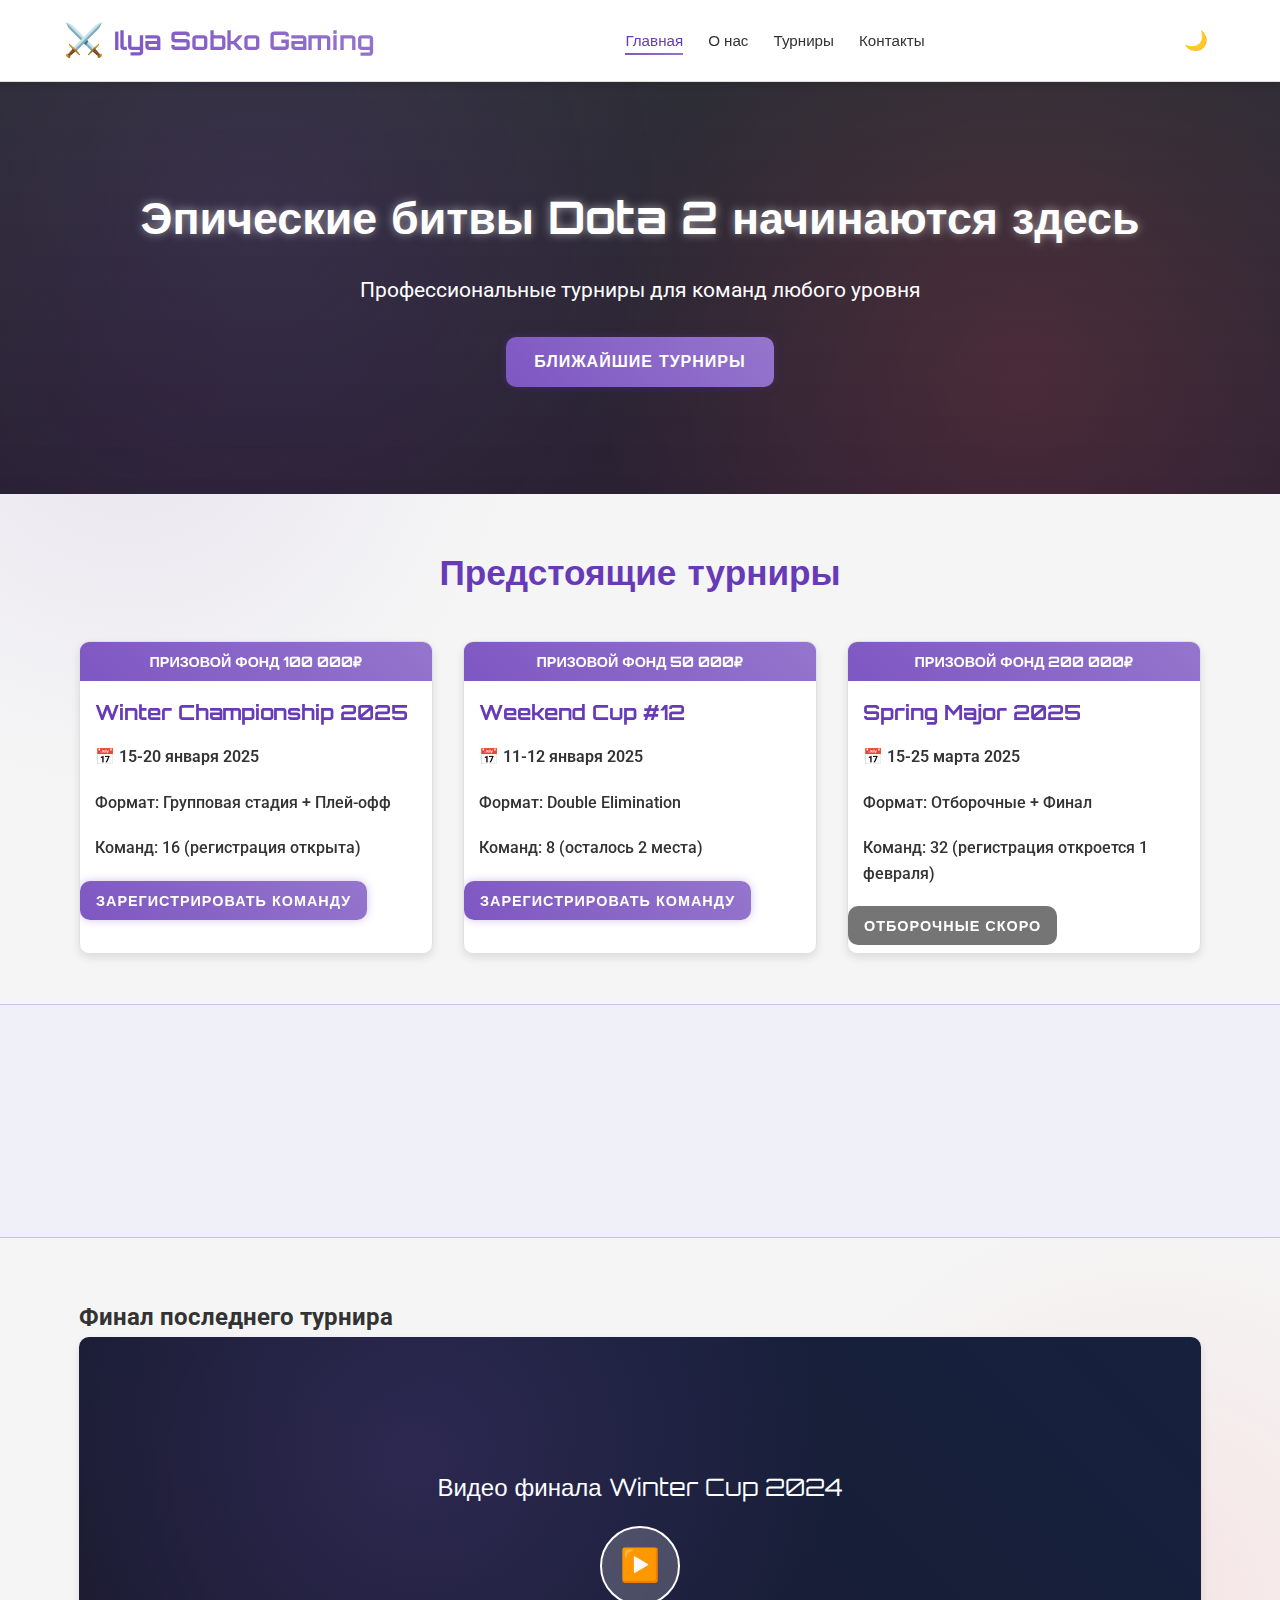
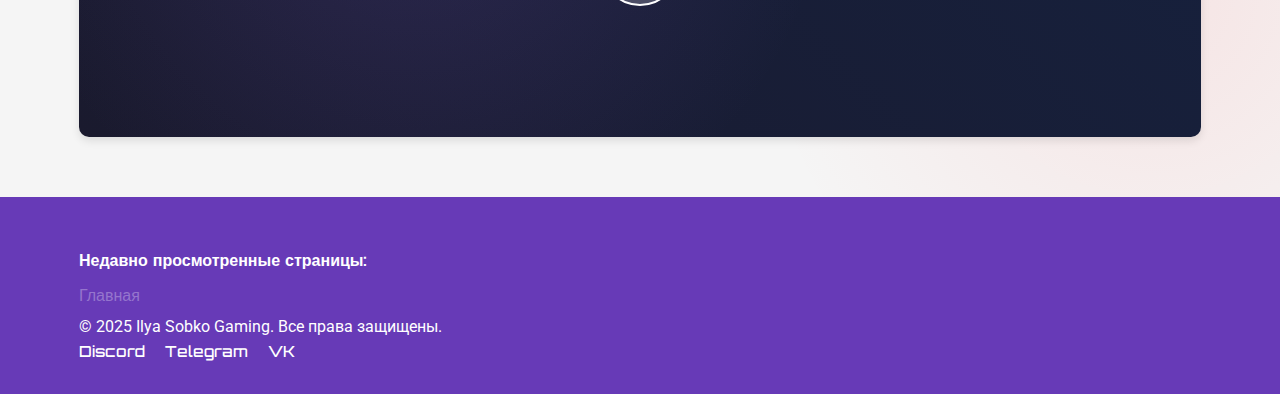
<file: index.html>
<!DOCTYPE html>
<html lang="ru">
<head>
    <meta charset="UTF-8">
    <meta name="viewport" content="width=device-width, initial-scale=1.0">
    <title>Ilya Sobko Gaming | Главная</title>
    <link rel="stylesheet" href="css/style.css">
    <link rel="icon" href="img/favicon.ico" type="image/x-icon">
    <link href="https://fonts.googleapis.com/css2?family=Orbitron:wght@400;500;700&family=Roboto:wght@300;400;500;700&display=swap" rel="stylesheet">
</head>
<body>
    <header>
        <div class="container">
            <div class="logo">
                <div class="logo-icon">⚔️</div>
                <h1>Ilya Sobko Gaming</h1>
            </div>
            <nav>
                <ul>
                    <li><a href="index.html" class="active">Главная</a></li>
                    <li><a href="about.html">О нас</a></li>
                    <li><a href="tournaments.html">Турниры</a></li>
                    <li><a href="contact.html">Контакты</a></li>
                </ul>
            </nav>
            <button class="theme-toggle" id="themeToggle">🌙</button>
        </div>
    </header>

    <main>
        <section class="hero">
            <div class="container">
                <h2>Эпические битвы Dota 2 начинаются здесь</h2>
                <p>Профессиональные турниры для команд любого уровня</p>
                <a href="tournaments.html" class="btn">Ближайшие турниры</a>
            </div>
        </section>

        <section class="upcoming-tournaments">
            <div class="container">
                <h2>Предстоящие турниры</h2>
                <div class="tournaments-grid">
                    <div class="tournament-card">
                        <div class="tournament-badge">ПРИЗОВОЙ ФОНД 100 000₽</div>
                        <h3>Winter Championship 2025</h3>
                        <p class="tournament-date">📅 15-20 января 2025</p>
                        <p class="tournament-format">Формат: Групповая стадия + Плей-офф</p>
                        <p class="tournament-teams">Команд: 16 (регистрация открыта)</p>
                        <a href="#" class="btn small">Зарегистрировать команду</a>
                    </div>
                    <div class="tournament-card">
                        <div class="tournament-badge">ПРИЗОВОЙ ФОНД 50 000₽</div>
                        <h3>Weekend Cup #12</h3>
                        <p class="tournament-date">📅 11-12 января 2025</p>
                        <p class="tournament-format">Формат: Double Elimination</p>
                        <p class="tournament-teams">Команд: 8 (осталось 2 места)</p>
                        <a href="#" class="btn small">Зарегистрировать команду</a>
                    </div>
                    <div class="tournament-card">
                        <div class="tournament-badge">ПРИЗОВОЙ ФОНД 200 000₽</div>
                        <h3>Spring Major 2025</h3>
                        <p class="tournament-date">📅 15-25 марта 2025</p>
                        <p class="tournament-format">Формат: Отборочные + Финал</p>
                        <p class="tournament-teams">Команд: 32 (регистрация откроется 1 февраля)</p>
                        <a href="#" class="btn small disabled">Отборочные скоро</a>
                    </div>
                </div>
            </div>
        </section>

        <section class="stats">
            <div class="container">
                <div class="stat-item">
                    <span class="stat-number" id="tournamentsCount">0</span>
                    <p>Проведено турниров</p>
                </div>
                <div class="stat-item">
                    <span class="stat-number" id="teamsCount">0</span>
                    <p>Команд участвовало</p>
                </div>
                <div class="stat-item">
                    <span class="stat-number" id="prizeCount">0</span>
                    <p>₽ разыграно призов</p>
                </div>
                <div class="stat-item">
                    <span class="stat-number" id="viewersCount">0</span>
                    <p>Макс. зрителей онлайн</p>
                </div>
            </div>
        </section>

        <section class="featured-video">
            <div class="container">
                <h2>Финал последнего турнира</h2>
                <div class="video-placeholder">
                    <p>Видео финала Winter Cup 2024</p>
                    <div class="play-button">▶️</div>
                </div>
            </div>
        </section>
    </main>

    <footer>
        <div class="container">
            <p>&copy; 2025 Ilya Sobko Gaming. Все права защищены.</p>
            <div class="social-links">
                <a href="#">Discord</a>
                <a href="#">Telegram</a>
                <a href="#">VK</a>
            </div>
        </div>
    </footer>

    <script src="js/script.js"></script>
</body>
</html>
</file>
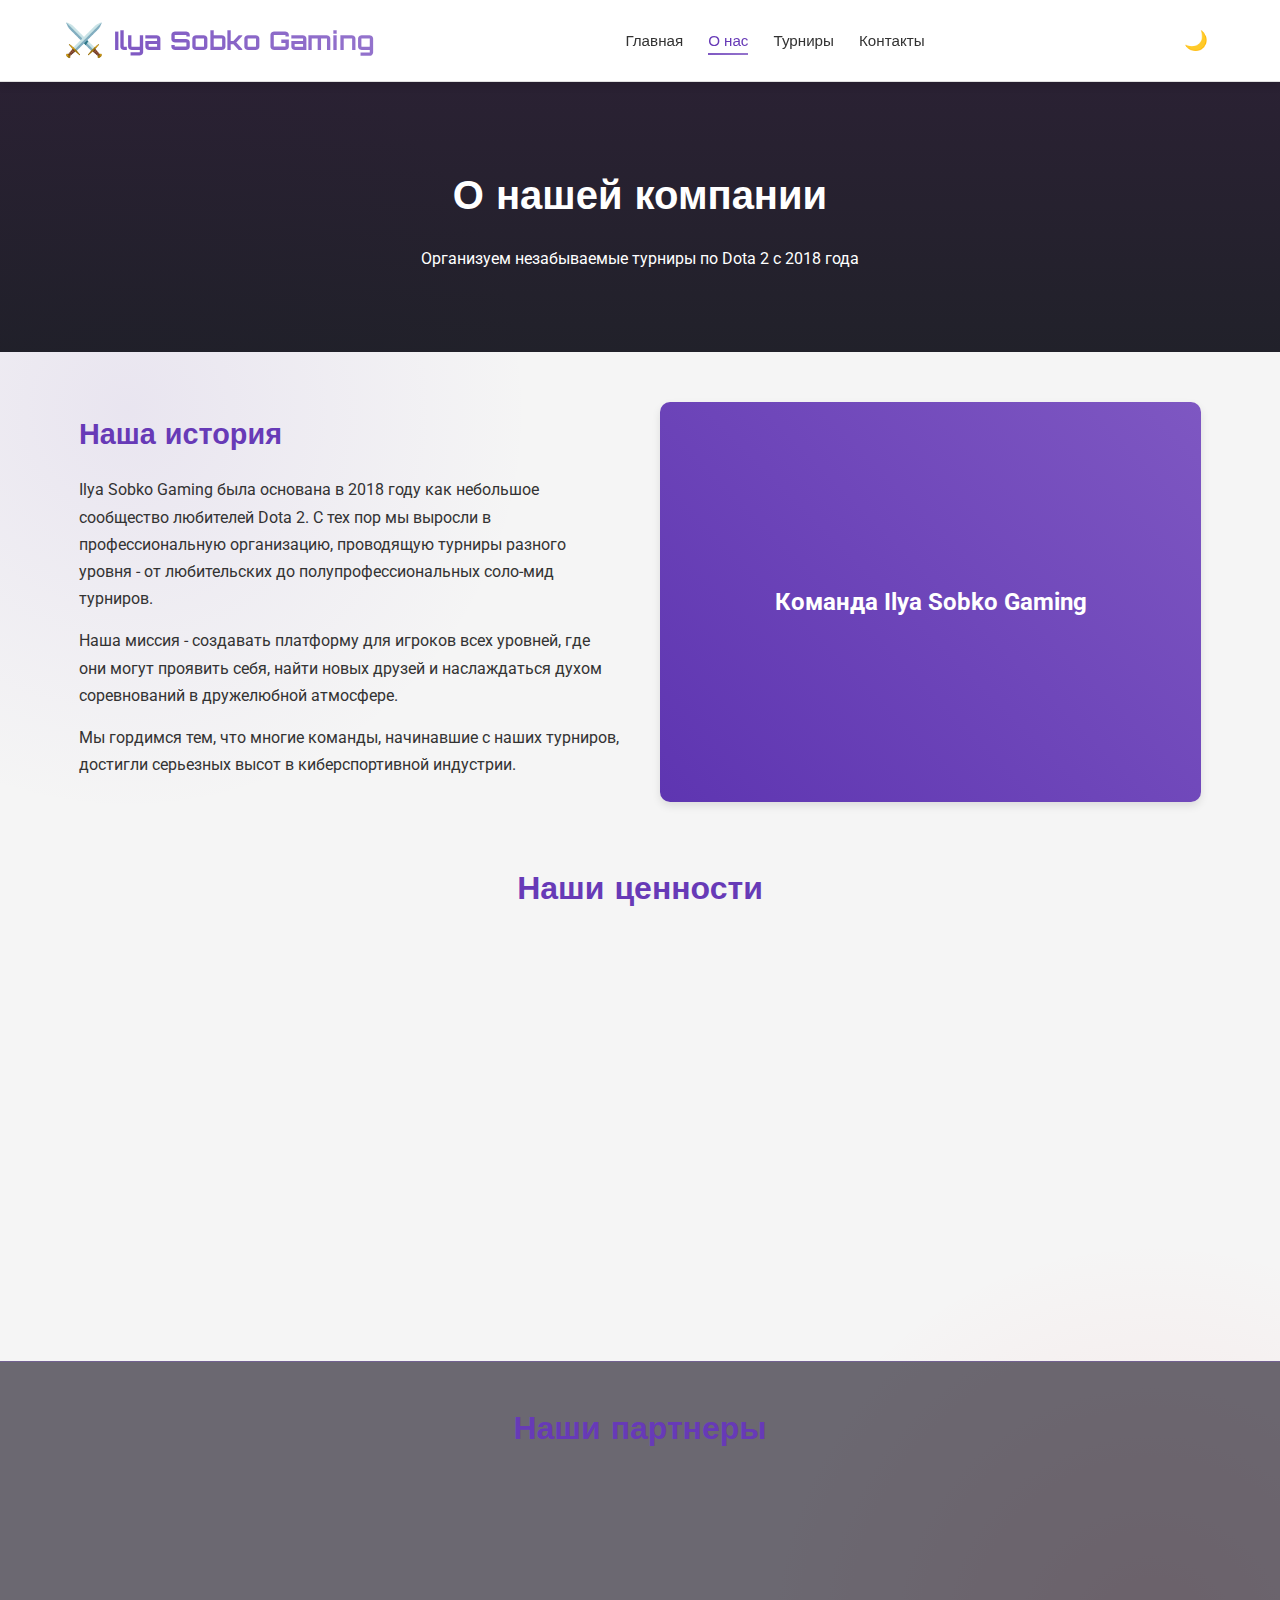
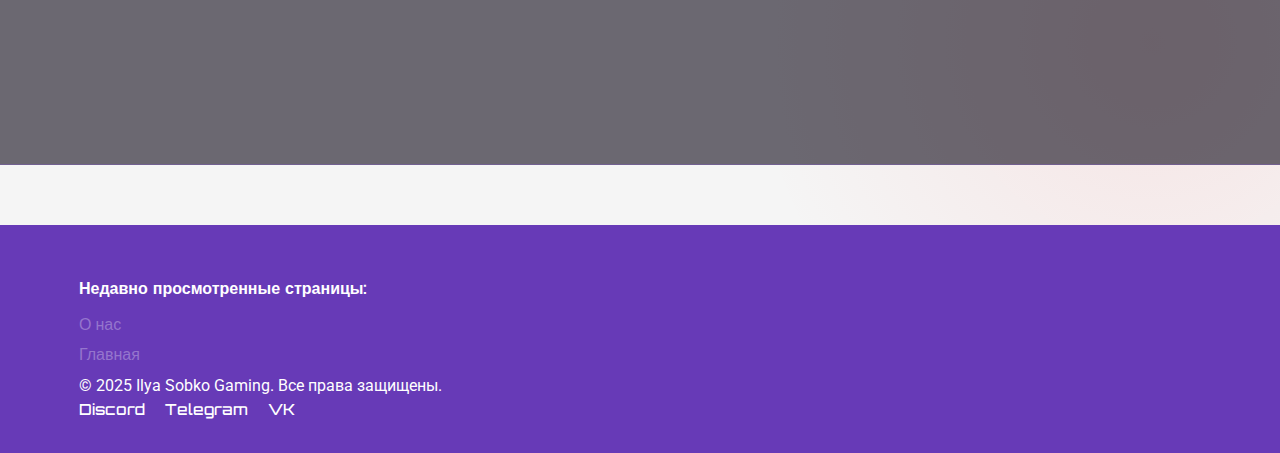
<file: about.html>
<!DOCTYPE html>
<html lang="ru">
<head>
    <meta charset="UTF-8">
    <meta name="viewport" content="width=device-width, initial-scale=1.0">
    <title>Ilya Sobko Gaming | О нас</title>
    <link rel="stylesheet" href="css/style.css">
    <link rel="icon" href="img/favicon.ico" type="image/x-icon">
    <link href="https://fonts.googleapis.com/css2?family=Orbitron:wght@400;500;700&family=Roboto:wght@300;400;500;700&display=swap" rel="stylesheet">
</head>
<body>
    <header>
        <div class="container">
            <div class="logo">
                <div class="logo-icon">⚔️</div>
                <h1>Ilya Sobko Gaming</h1>
            </div>
            <nav>
                <ul>
                    <li><a href="index.html">Главная</a></li>
                    <li><a href="about.html" class="active">О нас</a></li>
                    <li><a href="tournaments.html">Турниры</a></li>
                    <li><a href="contact.html">Контакты</a></li>
                </ul>
            </nav>
            <button class="theme-toggle" id="themeToggle">🌙</button>
        </div>
    </header>

    <main>
        <section class="about-hero">
            <div class="container">
                <h2>О нашей компании</h2>
                <p>Организуем незабываемые турниры по Dota 2 с 2018 года</p>
            </div>
        </section>

        <section class="about-content">
            <div class="container">
                <div class="about-grid">
                    <div class="about-text">
                        <h3>Наша история</h3>
                        <p>Ilya Sobko Gaming была основана в 2018 году как небольшое сообщество любителей Dota 2. С тех пор мы выросли в профессиональную организацию, проводящую турниры разного уровня - от любительских до полупрофессиональных соло-мид турниров.</p>
                        <p>Наша миссия - создавать платформу для игроков всех уровней, где они могут проявить себя, найти новых друзей и наслаждаться духом соревнований в дружелюбной атмосфере.</p>
                        <p>Мы гордимся тем, что многие команды, начинавшие с наших турниров, достигли серьезных высот в киберспортивной индустрии.</p>
                    </div>
                    <div class="about-image">
                        <div class="team-photo">
                            <p>Команда Ilya Sobko Gaming</p>
                        </div>
                    </div>
                </div>

                <div class="values">
                    <h3>Наши ценности</h3>
                    <div class="values-grid">
                        <div class="value-item">
                            <div class="value-icon">🏆</div>
                            <h4>Честная игра</h4>
                            <p>Мы строго следим за соблюдением правил и честностью соревнований. Любое мошенничество ведет к дисквалификации.</p>
                        </div>
                        <div class="value-item">
                            <div class="value-icon">🤝</div>
                            <h4>Поддержка сообщества</h4>
                            <p>Мы инвестируем в развитие Dota 2 сообщества, помогая новичкам и поддерживая опытных игроков.</p>
                        </div>
                        <div class="value-item">
                            <div class="value-icon">⚡</div>
                            <h4>Надежность</h4>
                            <p>Наши турниры всегда начинаются вовремя, проходят без технических проблем и завершаются в установленные сроки.</p>
                        </div>
                        <div class="value-item">
                            <div class="value-icon">💡</div>
                            <h4>Инновации</h4>
                            <p>Мы внедряем новые форматы и технологии для улучшения игрового опыта участников и зрителей.</p>
                        </div>
                    </div>
                </div>
            </div>
        </section>

        <section class="partners">
            <div class="container">
                <h3>Наши партнеры</h3>
                <div class="partners-grid">
                    <div class="partner-card">
                        <div class="partner-icon">🎮</div>
                        <h4>ProGamer Gear</h4>
                        <p>Официальный поставщик оборудования</p>
                    </div>
                    <div class="partner-card">
                        <div class="partner-icon">📺</div>
                        <h4>StreamHub</h4>
                        <p>Партнер по стримингу</p>
                    </div>
                    <div class="partner-card">
                        <div class="partner-icon">☕</div>
                        <h4>EnergyDrink</h4>
                        <p>Энергетический спонсор</p>
                    </div>
                    <div class="partner-card">
                        <div class="partner-icon">💻</div>
                        <h4>TechStore</h4>
                        <p>Поставщик призов</p>
                    </div>
                </div>
            </div>
        </section>
    </main>

    <footer>
        <div class="container">
            <p>&copy; 2025 Ilya Sobko Gaming. Все права защищены.</p>
            <div class="social-links">
                <a href="#">Discord</a>
                <a href="#">Telegram</a>
                <a href="#">VK</a>
            </div>
        </div>
    </footer>

    <script src="js/script.js"></script>
</body>
</html>
</file>
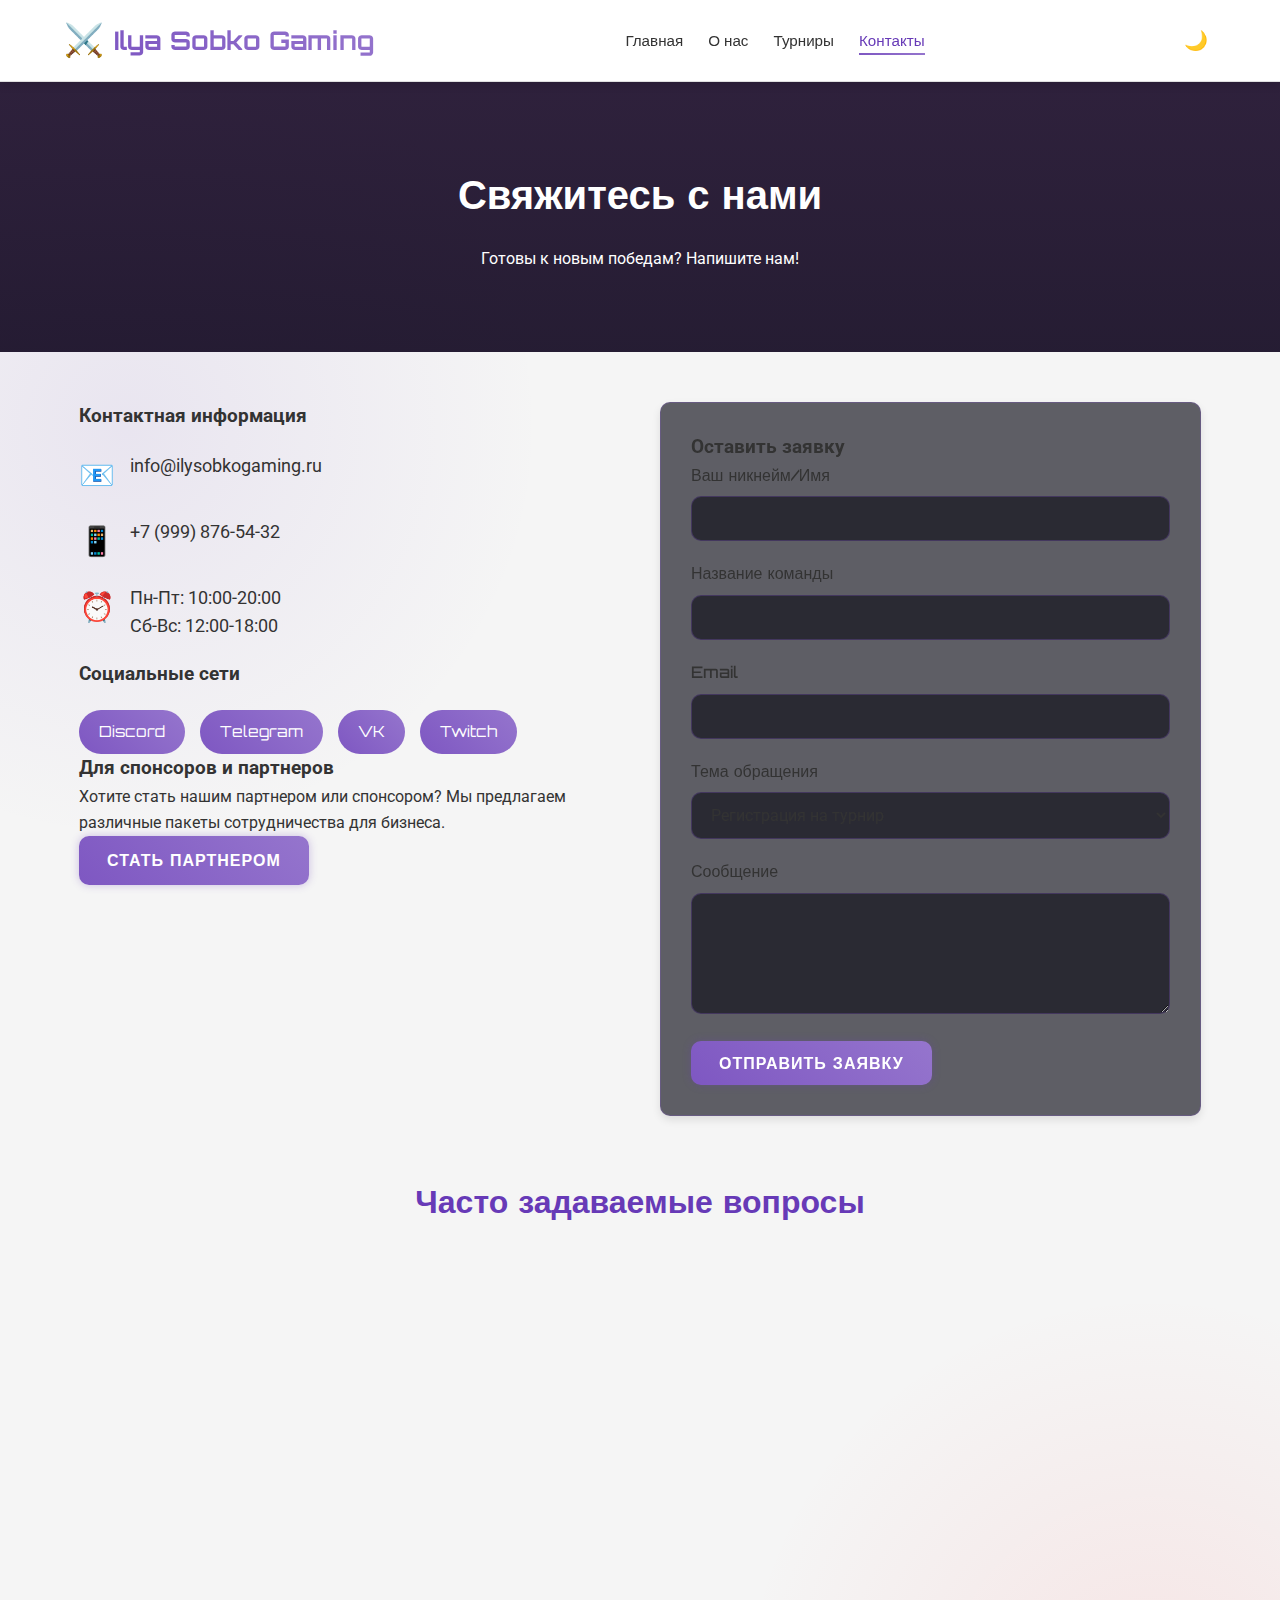
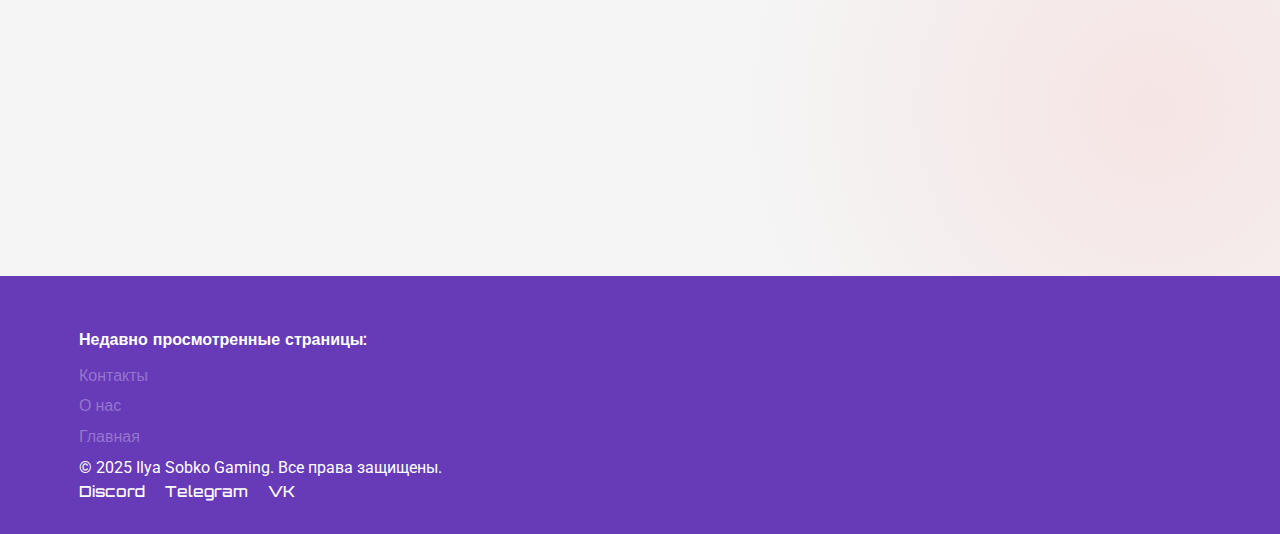
<file: contact.html>
<!DOCTYPE html>
<html lang="ru">
<head>
    <meta charset="UTF-8">
    <meta name="viewport" content="width=device-width, initial-scale=1.0">
    <title>Ilya Sobko Gaming | Контакты</title>
    <link rel="stylesheet" href="css/style.css">
    <link rel="icon" href="img/favicon.ico" type="image/x-icon">
    <link href="https://fonts.googleapis.com/css2?family=Orbitron:wght@400;500;700&family=Roboto:wght@300;400;500;700&display=swap" rel="stylesheet">
</head>
<body>
    <header>
        <div class="container">
            <div class="logo">
                <div class="logo-icon">⚔️</div>
                <h1>Ilya Sobko Gaming</h1>
            </div>
            <nav>
                <ul>
                    <li><a href="index.html">Главная</a></li>
                    <li><a href="about.html">О нас</a></li>
                    <li><a href="tournaments.html">Турниры</a></li>
                    <li><a href="contact.html" class="active">Контакты</a></li>
                </ul>
            </nav>
            <button class="theme-toggle" id="themeToggle">🌙</button>
        </div>
    </header>

    <main>
        <section class="contact-hero">
            <div class="container">
                <h2>Свяжитесь с нами</h2>
                <p>Готовы к новым победам? Напишите нам!</p>
            </div>
        </section>

        <section class="contact-content">
            <div class="container">
                <div class="contact-grid">
                    <div class="contact-info">
                        <h3>Контактная информация</h3>
                        <ul>
                            <li>
                                <span class="contact-icon">📧</span>
                                <span>info@ilysobkogaming.ru</span>
                            </li>
                            <li>
                                <span class="contact-icon">📱</span>
                                <span>+7 (999) 876-54-32</span>
                            </li>
                            <li>
                                <span class="contact-icon">⏰</span>
                                <span>Пн-Пт: 10:00-20:00<br>Сб-Вс: 12:00-18:00</span>
                            </li>
                        </ul>
                        
                        <h3>Социальные сети</h3>
                        <div class="social-links-large">
                            <a href="#" class="social-link">
                                <span>Discord</span>
                            </a>
                            <a href="#" class="social-link">
                                <span>Telegram</span>
                            </a>
                            <a href="#" class="social-link">
                                <span>VK</span>
                            </a>
                            <a href="#" class="social-link">
                                <span>Twitch</span>
                            </a>
                        </div>
                        
                        <h3>Для спонсоров и партнеров</h3>
                        <p>Хотите стать нашим партнером или спонсором? Мы предлагаем различные пакеты сотрудничества для бизнеса.</p>
                        <a href="#" class="btn">Стать партнером</a>
                    </div>
                    
                    <div class="contact-form">
                        <h3>Оставить заявку</h3>
                        <form id="contactForm">
                            <div class="form-group">
                                <label for="playerName">Ваш никнейм/Имя</label>
                                <input type="text" id="playerName" name="playerName" required>
                            </div>
                            <div class="form-group">
                                <label for="teamName">Название команды</label>
                                <input type="text" id="teamName" name="teamName">
                            </div>
                            <div class="form-group">
                                <label for="email">Email</label>
                                <input type="email" id="email" name="email" required>
                            </div>
                            <div class="form-group">
                                <label for="subject">Тема обращения</label>
                                <select id="subject" name="subject" required>
                                    <option value="registration">Регистрация на турнир</option>
                                    <option value="question">Вопрос по турниру</option>
                                    <option value="suggestion">Предложение о сотрудничестве</option>
                                    <option value="technical">Техническая проблема</option>
                                    <option value="other">Другое</option>
                                </select>
                            </div>
                            <div class="form-group">
                                <label for="message">Сообщение</label>
                                <textarea id="message" name="message" rows="5" required></textarea>
                            </div>
                            <button type="submit" class="btn">Отправить заявку</button>
                        </form>
                        <div id="formMessage"></div>
                    </div>
                </div>
            </div>
        </section>

        <section class="faq">
            <div class="container">
                <h3>Часто задаваемые вопросы</h3>
                <div class="faq-grid">
                    <div class="faq-item">
                        <h4>Как зарегистрировать команду на турнир?</h4>
                        <p>Перейдите на страницу турнира, нажмите кнопку "Зарегистрировать команду" и заполните все необходимые поля. После подтверждения заявки вы получите инструкции по оплате вступительного взноса.</p>
                    </div>
                    <div class="faq-item">
                        <h4>Можно ли заменить игрока в команде?</h4>
                        <p>Да, замена возможна до начала первого матча. Для этого нужно отправить заявку через форму на сайте с указанием никнеймов старого и нового игроков. Замена одного игрока стоит 500 рублей.</p>
                    </div>
                    <div class="faq-item">
                        <h4>Где можно посмотреть расписание матчей?</h4>
                        <p>Расписание публикуется в Discord-сервере турнира за 24 часа до начала. Также уведомления о матчах отправляются на email капитанам команд за 2 часа до начала матча.</p>
                    </div>
                    <div class="faq-item">
                        <h4>Что делать при технических проблемах во время матча?</h4>
                        <p>Немедленно сообщите об этом судье через Discord или Telegram. Судья может приостановить матч для решения проблемы. Записывайте доказательства (скриншоты, видео) для ускорения рассмотрения жалобы.</p>
                    </div>
                </div>
            </div>
        </section>
    </main>

    <footer>
        <div class="container">
            <p>&copy; 2025 Ilya Sobko Gaming. Все права защищены.</p>
            <div class="social-links">
                <a href="#">Discord</a>
                <a href="#">Telegram</a>
                <a href="#">VK</a>
            </div>
        </div>
    </footer>

    <script src="js/script.js"></script>
</body>
</html>
</file>
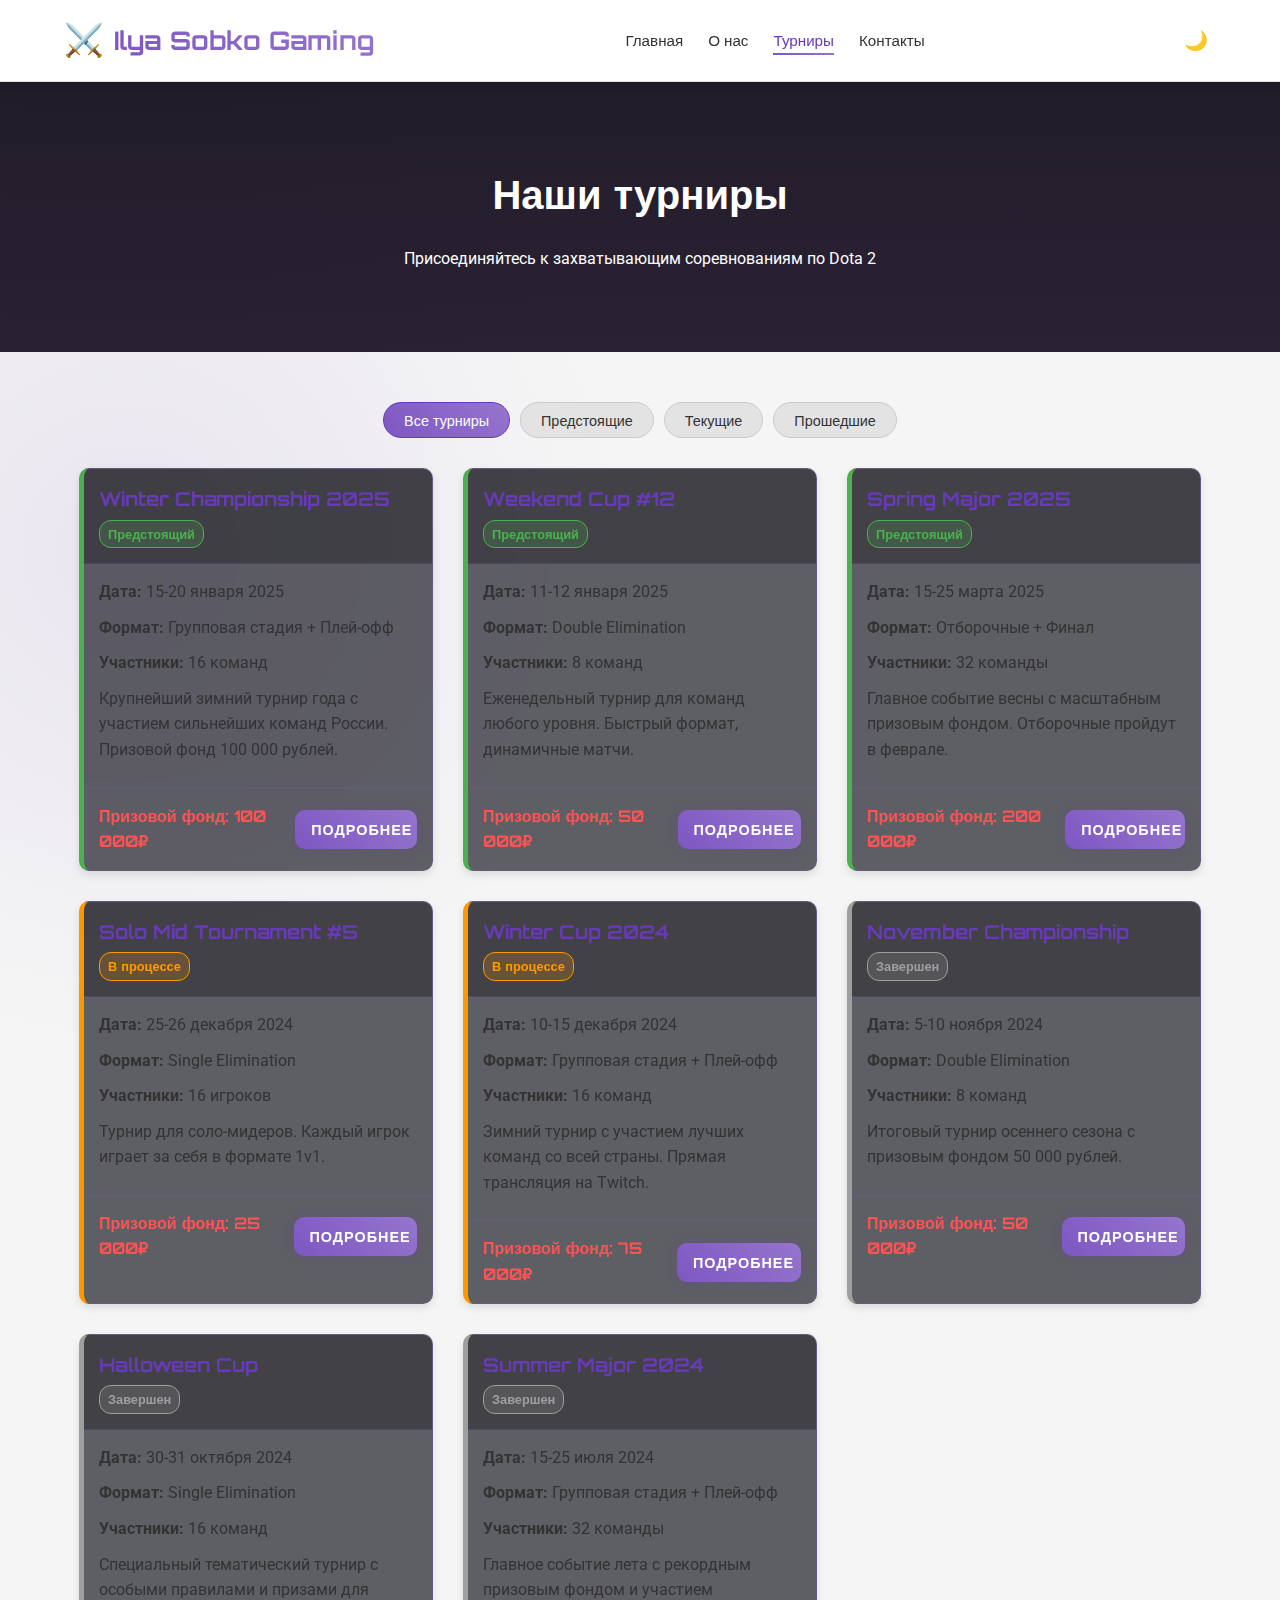
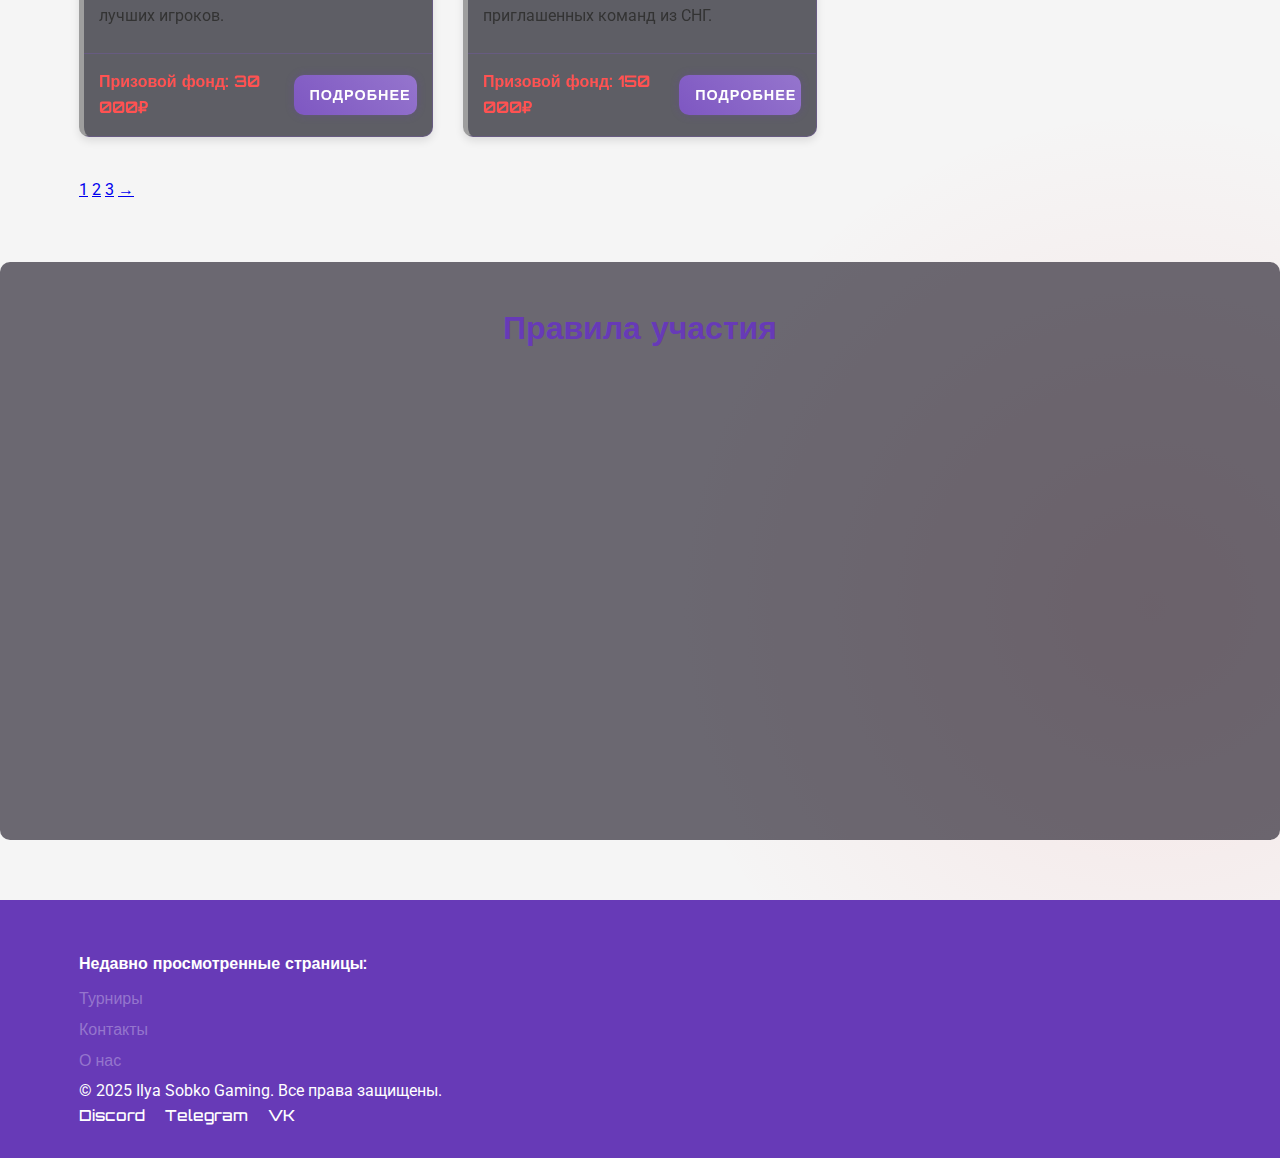
<file: tournaments.html>
<!DOCTYPE html>
<html lang="ru">
<head>
    <meta charset="UTF-8">
    <meta name="viewport" content="width=device-width, initial-scale=1.0">
    <title>Ilya Sobko Gaming | Турниры</title>
    <link rel="stylesheet" href="css/style.css">
    <link rel="icon" href="img/favicon.ico" type="image/x-icon">
    <link href="https://fonts.googleapis.com/css2?family=Orbitron:wght@400;500;700&family=Roboto:wght@300;400;500;700&display=swap" rel="stylesheet">
</head>
<body>
    <header>
        <div class="container">
            <div class="logo">
                <div class="logo-icon">⚔️</div>
                <h1>Ilya Sobko Gaming</h1>
            </div>
            <nav>
                <ul>
                    <li><a href="index.html">Главная</a></li>
                    <li><a href="about.html">О нас</a></li>
                    <li><a href="tournaments.html" class="active">Турниры</a></li>
                    <li><a href="contact.html">Контакты</a></li>
                </ul>
            </nav>
            <button class="theme-toggle" id="themeToggle">🌙</button>
        </div>
    </header>

    <main>
        <section class="tournaments-hero">
            <div class="container">
                <h2>Наши турниры</h2>
                <p>Присоединяйтесь к захватывающим соревнованиям по Dota 2</p>
            </div>
        </section>

        <section class="tournaments-content">
            <div class="container">
                <div class="filter-buttons">
                    <button class="filter-btn active" data-filter="all">Все турниры</button>
                    <button class="filter-btn" data-filter="upcoming">Предстоящие</button>
                    <button class="filter-btn" data-filter="ongoing">Текущие</button>
                    <button class="filter-btn" data-filter="past">Прошедшие</button>
                </div>

                <div class="tournaments-full-grid" id="tournamentsGrid">
                    <!-- Турниры будут загружены динамически с помощью JavaScript -->
                </div>

                <div class="pagination">
                    <a href="#" class="active">1</a>
                    <a href="#">2</a>
                    <a href="#">3</a>
                    <a href="#">→</a>
                </div>
            </div>
        </section>

        <section class="rules">
            <div class="container">
                <h3>Правила участия</h3>
                <div class="rules-grid">
                    <div class="rule-item">
                        <h4>Требования к командам</h4>
                        <ul>
                            <li>Минимум 5 игроков + 1 запасной</li>
                            <li>Все игроки должны быть старше 16 лет</li>
                            <li>Каждый игрок может состоять только в одной команде</li>
                            <li>Запрещено использовать аккаунты с баном</li>
                        </ul>
                    </div>
                    <div class="rule-item">
                        <h4>Формат турниров</h4>
                        <ul>
                            <li>Групповая стадия: круговая система</li>
                            <li>Плей-офф: олимпийская система</li>
                            <li>Матчи до двух побед (BO3)</li>
                            <li>Финал: до трех побед (BO5)</li>
                        </ul>
                    </div>
                    <div class="rule-item">
                        <h4>Призовые места</h4>
                        <ul>
                            <li>1 место: 50% от призового фонда</li>
                            <li>2 место: 30% от призового фонда</li>
                            <li>3 место: 15% от призового фонда</li>
                            <li>4 место: 5% от призового фонда</li>
                        </ul>
                    </div>
                    <div class="rule-item">
                        <h4>Регистрация</h4>
                        <ul>
                            <li>Регистрация закрывается за 24 часа до турнира</li>
                            <li>Вступительный взнос: от 500 до 5000 рублей</li>
                            <li>Оплата осуществляется после подтверждения заявки</li>
                            <li>Замена игроков возможна до начала турнира</li>
                        </ul>
                    </div>
                </div>
            </div>
        </section>
    </main>

    <footer>
        <div class="container">
            <p>&copy; 2025 Ilya Sobko Gaming. Все права защищены.</p>
            <div class="social-links">
                <a href="#">Discord</a>
                <a href="#">Telegram</a>
                <a href="#">VK</a>
            </div>
        </div>
    </footer>

    <script src="js/script.js"></script>
</body>
</html>
</file>
<file: css/style.css>
/* Переменные тем */
:root {
    --primary-color: #7e57c2;
    --secondary-color: #5e35b1;
    --accent-color: #ff5252;
    --text-color: #e0e0e0;
    --light-color: #121212;
    --dark-color: #0a0a0a;
    --shadow: 0 4px 10px rgba(0, 0, 0, 0.4);
    --transition: all 0.3s ease;
    --border-radius: 10px;
    --container-width: 1200px;
    --border-glow: 0 0 10px rgba(126, 87, 194, 0.5);
    --gradient-primary: linear-gradient(45deg, #7e57c2, #9575cd);
}

[data-theme="light"] {
    --primary-color: #673ab7;
    --secondary-color: #512da8;
    --text-color: #333;
    --light-color: #f5f5f5;
    --dark-color: #ffffff;
    --shadow: 0 4px 8px rgba(0, 0, 0, 0.1);
    --border-glow: 0 0 8px rgba(103, 58, 183, 0.3);
}

/* Общие стили */
* {
    margin: 0;
    padding: 0;
    box-sizing: border-box;
}

body {
    font-family: 'Roboto', sans-serif;
    line-height: 1.6;
    color: var(--text-color);
    background-color: var(--light-color);
    background-image: 
        radial-gradient(circle at 10% 20%, rgba(126, 87, 194, 0.1) 0%, transparent 20%),
        radial-gradient(circle at 90% 80%, rgba(255, 82, 82, 0.1) 0%, transparent 20%);
    transition: var(--transition);
    min-height: 100vh;
}

.container {
    width: 90%;
    max-width: var(--container-width);
    margin: 0 auto;
    padding: 0 15px;
}

.btn {
    display: inline-block;
    background: var(--gradient-primary);
    color: white;
    padding: 12px 28px;
    border-radius: var(--border-radius);
    text-decoration: none;
    font-weight: 600;
    transition: var(--transition);
    border: none;
    cursor: pointer;
    font-size: 1rem;
    font-family: 'Orbitron', sans-serif;
    text-transform: uppercase;
    letter-spacing: 1px;
    box-shadow: var(--border-glow);
    position: relative;
    overflow: hidden;
}

.btn::after {
    content: '';
    position: absolute;
    top: 0;
    left: -100%;
    width: 100%;
    height: 100%;
    background: rgba(255, 255, 255, 0.2);
    transition: var(--transition);
}

.btn:hover::after {
    left: 100%;
}

.btn:hover {
    transform: translateY(-3px);
    box-shadow: 0 6px 15px rgba(126, 87, 194, 0.6);
}

.btn.small {
    padding: 8px 16px;
    font-size: 0.9rem;
}

.btn.disabled {
    background: #757575;
    cursor: not-allowed;
    box-shadow: none;
}

.btn.disabled:hover {
    transform: none;
}

/* Шапка сайта */
header {
    background-color: rgba(10, 10, 10, 0.9);
    backdrop-filter: blur(10px);
    box-shadow: var(--shadow);
    position: sticky;
    top: 0;
    z-index: 1000;
    transition: var(--transition);
    border-bottom: 1px solid var(--primary-color);
}

[data-theme="light"] header {
    background-color: rgba(255, 255, 255, 0.95);
    border-bottom: 1px solid #e0e0e0;
}

header .container {
    display: flex;
    justify-content: space-between;
    align-items: center;
    padding: 15px 0;
}

.logo {
    display: flex;
    align-items: center;
    gap: 10px;
}

.logo-icon {
    font-size: 2rem;
    animation: pulse 2s infinite;
}

@keyframes pulse {
    0% { transform: scale(1); }
    50% { transform: scale(1.1); }
    100% { transform: scale(1); }
}

.logo h1 {
    font-family: 'Orbitron', sans-serif;
    font-size: 1.6rem;
    background: var(--gradient-primary);
    -webkit-background-clip: text;
    -webkit-text-fill-color: transparent;
    font-weight: 700;
}

nav ul {
    display: flex;
    list-style: none;
    gap: 25px;
}

nav a {
    text-decoration: none;
    color: var(--text-color);
    font-weight: 500;
    transition: var(--transition);
    position: relative;
    padding: 5px 0;
    font-family: 'Orbitron', sans-serif;
    font-size: 0.95rem;
}

nav a:hover, nav a.active {
    color: var(--primary-color);
}

nav a::after {
    content: '';
    position: absolute;
    bottom: 0;
    left: 0;
    width: 0;
    height: 2px;
    background: var(--gradient-primary);
    transition: var(--transition);
}

nav a:hover::after, nav a.active::after {
    width: 100%;
}

.theme-toggle {
    background: none;
    border: none;
    font-size: 1.2rem;
    cursor: pointer;
    color: var(--text-color);
    transition: var(--transition);
    width: 40px;
    height: 40px;
    border-radius: 50%;
    display: flex;
    align-items: center;
    justify-content: center;
}

.theme-toggle:hover {
    background-color: rgba(126, 87, 194, 0.1);
}

/* Основной контент */
main {
    min-height: calc(100vh - 180px);
}

.hero {
    background: linear-gradient(rgba(10, 10, 20, 0.85), rgba(20, 10, 30, 0.9)), url('https://via.placeholder.com/1920x800?text=Dota2+Championship') center/cover no-repeat;
    color: white;
    text-align: center;
    padding: 100px 0;
    margin-bottom: 50px;
    position: relative;
    overflow: hidden;
}

.hero::before {
    content: '';
    position: absolute;
    top: 0;
    left: 0;
    width: 100%;
    height: 100%;
    background: 
        radial-gradient(circle at 20% 30%, rgba(126, 87, 194, 0.15) 0%, transparent 40%),
        radial-gradient(circle at 80% 70%, rgba(255, 82, 82, 0.15) 0%, transparent 40%);
    z-index: 1;
}

.hero .container {
    position: relative;
    z-index: 2;
}

.hero h2 {
    font-size: 2.8rem;
    margin-bottom: 20px;
    font-family: 'Orbitron', sans-serif;
    text-shadow: 0 0 10px rgba(255, 255, 255, 0.5);
}

.hero p {
    font-size: 1.3rem;
    margin-bottom: 30px;
    max-width: 700px;
    margin-left: auto;
    margin-right: auto;
}

/* Турниры */
.upcoming-tournaments h2 {
    text-align: center;
    margin-bottom: 40px;
    font-size: 2.2rem;
    color: var(--primary-color);
    font-family: 'Orbitron', sans-serif;
}

.tournaments-grid {
    display: grid;
    grid-template-columns: repeat(auto-fill, minmax(300px, 1fr));
    gap: 30px;
    margin-bottom: 40px;
}

.tournament-card {
    background: rgba(30, 30, 40, 0.7);
    border-radius: var(--border-radius);
    overflow: hidden;
    box-shadow: var(--shadow);
    transition: var(--transition);
    border: 1px solid rgba(126, 87, 194, 0.3);
    position: relative;
    backdrop-filter: blur(5px);
}

[data-theme="light"] .tournament-card {
    background: white;
    border: 1px solid #e0e0e0;
}

.tournament-card:hover {
    transform: translateY(-10px);
    box-shadow: 0 10px 25px rgba(0, 0, 0, 0.3);
    border-color: var(--primary-color);
}

.tournament-badge {
    background: var(--gradient-primary);
    color: white;
    padding: 8px 15px;
    font-weight: 700;
    text-align: center;
    font-size: 0.9rem;
    font-family: 'Orbitron', sans-serif;
}

.tournament-card h3 {
    padding: 15px;
    margin: 0;
    color: var(--primary-color);
    font-family: 'Orbitron', sans-serif;
    font-size: 1.3rem;
}

.tournament-card p {
    padding: 0 15px 10px;
    margin-bottom: 10px;
    color: var(--text-color);
}

.tournament-date {
    color: #ff5252;
    font-weight: 600;
}

.tournament-format {
    color: #4caf50;
    font-weight: 500;
}

.tournament-teams {
    color: #2196f3;
    font-weight: 500;
}

/* Статистика */
.stats {
    background-color: rgba(10, 10, 20, 0.8);
    padding: 50px 0;
    margin: 50px 0;
    backdrop-filter: blur(5px);
    border-top: 1px solid rgba(126, 87, 194, 0.3);
    border-bottom: 1px solid rgba(126, 87, 194, 0.3);
}

[data-theme="light"] .stats {
    background-color: #f0f0f8;
}

.stats .container {
    display: flex;
    justify-content: space-around;
    text-align: center;
    flex-wrap: wrap;
}

.stat-item {
    margin: 15px;
    min-width: 150px;
}

.stat-number {
    font-size: 3rem;
    font-weight: 700;
    color: var(--primary-color);
    font-family: 'Orbitron', sans-serif;
    display: block;
    background: var(--gradient-primary);
    -webkit-background-clip: text;
    -webkit-text-fill-color: transparent;
    text-shadow: 0 0 10px rgba(126, 87, 194, 0.3);
}

/* Видео */
.featured-video {
    margin: 60px 0;
}

.video-placeholder {
    background: linear-gradient(45deg, #1a1a2e, #16213e);
    border-radius: var(--border-radius);
    height: 400px;
    display: flex;
    flex-direction: column;
    align-items: center;
    justify-content: center;
    text-align: center;
    color: white;
    position: relative;
    overflow: hidden;
    box-shadow: var(--shadow);
}

.video-placeholder::before {
    content: '';
    position: absolute;
    top: 0;
    left: 0;
    width: 100%;
    height: 100%;
    background: 
        radial-gradient(circle at 30% 30%, rgba(126, 87, 194, 0.2) 0%, transparent 50%);
    z-index: 1;
}

.video-placeholder p {
    font-size: 1.5rem;
    margin-bottom: 20px;
    position: relative;
    z-index: 2;
    font-family: 'Orbitron', sans-serif;
}

.play-button {
    width: 80px;
    height: 80px;
    border-radius: 50%;
    background: rgba(255, 255, 255, 0.2);
    display: flex;
    align-items: center;
    justify-content: center;
    font-size: 2rem;
    cursor: pointer;
    transition: var(--transition);
    position: relative;
    z-index: 2;
    backdrop-filter: blur(5px);
    border: 2px solid white;
}

.play-button:hover {
    background: rgba(255, 255, 255, 0.3);
    transform: scale(1.1);
}

/* Страница "О нас" */
.about-hero {
    background: linear-gradient(rgba(20, 10, 30, 0.9), rgba(10, 10, 20, 0.9)), url('https://via.placeholder.com/1920x600?text=Наша+Команда') center/cover no-repeat;
    color: white;
    text-align: center;
    padding: 80px 0;
    margin-bottom: 50px;
    position: relative;
    overflow: hidden;
}

.about-hero .container {
    position: relative;
    z-index: 2;
}

.about-hero h2 {
    font-size: 2.5rem;
    margin-bottom: 20px;
    font-family: 'Orbitron', sans-serif;
}

.about-grid {
    display: grid;
    grid-template-columns: 1fr 1fr;
    gap: 40px;
    margin-bottom: 50px;
}

.about-text {
    align-self: center;
}

.about-text h3 {
    color: var(--primary-color);
    margin-bottom: 20px;
    font-family: 'Orbitron', sans-serif;
    font-size: 1.8rem;
}

.about-text p {
    margin-bottom: 15px;
    line-height: 1.7;
}

.about-image {
    display: flex;
    align-items: center;
    justify-content: center;
}

.team-photo {
    width: 100%;
    height: 400px;
    background: linear-gradient(45deg, #5e35b1, #7e57c2);
    border-radius: var(--border-radius);
    display: flex;
    align-items: center;
    justify-content: center;
    color: white;
    font-size: 1.5rem;
    font-weight: bold;
    box-shadow: var(--shadow);
    position: relative;
    overflow: hidden;
}

.team-photo::before {
    content: '';
    position: absolute;
    top: 0;
    left: 0;
    width: 100%;
    height: 100%;
    background: url('https://via.placeholder.com/400x400?text=Team+Photo') center/cover;
    opacity: 0.3;
}

.values {
    margin-top: 60px;
}

.values h3 {
    text-align: center;
    margin-bottom: 40px;
    color: var(--primary-color);
    font-family: 'Orbitron', sans-serif;
    font-size: 2rem;
}

.values-grid {
    display: grid;
    grid-template-columns: repeat(auto-fill, minmax(250px, 1fr));
    gap: 30px;
}

.value-item {
    background: rgba(30, 30, 40, 0.7);
    padding: 25px;
    border-radius: var(--border-radius);
    text-align: center;
    transition: var(--transition);
    border: 1px solid rgba(126, 87, 194, 0.3);
    backdrop-filter: blur(5px);
}

[data-theme="light"] .value-item {
    background: white;
    border: 1px solid #e0e0e0;
}

.value-item:hover {
    transform: translateY(-5px);
    border-color: var(--primary-color);
    box-shadow: 0 5px 15px rgba(0, 0, 0, 0.2);
}

.value-icon {
    font-size: 3rem;
    margin-bottom: 15px;
    color: var(--primary-color);
    text-shadow: 0 0 10px rgba(126, 87, 194, 0.5);
}

.value-item h4 {
    color: var(--primary-color);
    margin-bottom: 10px;
    font-family: 'Orbitron', sans-serif;
    font-size: 1.3rem;
}

.partners {
    margin: 60px 0;
    padding: 40px 0;
    background-color: rgba(15, 10, 25, 0.6);
    border-top: 1px solid rgba(126, 87, 194, 0.4);
    border-bottom: 1px solid rgba(126, 87, 194, 0.4);
}

.partners h3 {
    text-align: center;
    margin-bottom: 40px;
    color: var(--primary-color);
    font-family: 'Orbitron', sans-serif;
    font-size: 2rem;
}

.partners-grid {
    display: grid;
    grid-template-columns: repeat(auto-fill, minmax(220px, 1fr));
    gap: 25px;
}

.partner-card {
    background: rgba(30, 30, 40, 0.7);
    padding: 25px;
    border-radius: var(--border-radius);
    text-align: center;
    transition: var(--transition);
    border: 1px solid rgba(255, 255, 255, 0.1);
    backdrop-filter: blur(5px);
}

.partner-icon {
    font-size: 3rem;
    margin-bottom: 15px;
    color: #ff5252;
}

.partner-card h4 {
    color: var(--primary-color);
    margin-bottom: 10px;
    font-family: 'Orbitron', sans-serif;
}

/* Турниры */
.tournaments-hero {
    background: linear-gradient(rgba(10, 5, 20, 0.9), rgba(20, 10, 30, 0.9)), url('https://via.placeholder.com/1920x600?text=Dota2+Tournaments') center/cover no-repeat;
    color: white;
    text-align: center;
    padding: 80px 0;
    margin-bottom: 50px;
    position: relative;
    overflow: hidden;
}

.tournaments-hero .container {
    position: relative;
    z-index: 2;
}

.tournaments-hero h2 {
    font-size: 2.5rem;
    margin-bottom: 20px;
    font-family: 'Orbitron', sans-serif;
}

.filter-buttons {
    display: flex;
    justify-content: center;
    flex-wrap: wrap;
    gap: 10px;
    margin-bottom: 30px;
}

.filter-btn {
    padding: 8px 20px;
    border: none;
    background-color: rgba(30, 30, 40, 0.7);
    color: var(--text-color);
    border-radius: 25px;
    cursor: pointer;
    transition: var(--transition);
    font-family: 'Orbitron', sans-serif;
    font-size: 0.9rem;
    border: 1px solid rgba(126, 87, 194, 0.3);
}

[data-theme="light"] .filter-btn {
    background-color: #e3e3e3;
    color: #333;
    border-color: #ccc;
}

.filter-btn:hover, .filter-btn.active {
    background: var(--gradient-primary);
    color: white;
    border-color: var(--primary-color);
}

.tournaments-full-grid {
    display: grid;
    grid-template-columns: repeat(auto-fill, minmax(300px, 1fr));
    gap: 30px;
    margin-bottom: 40px;
}

.tournament-full-card {
    background: rgba(30, 30, 40, 0.7);
    border-radius: var(--border-radius);
    overflow: hidden;
    box-shadow: var(--shadow);
    transition: var(--transition);
    border: 1px solid rgba(126, 87, 194, 0.3);
    position: relative;
    backdrop-filter: blur(5px);
}

.tournament-full-card.status-upcoming {
    border-left: 5px solid #4caf50;
}

.tournament-full-card.status-ongoing {
    border-left: 5px solid #ff9800;
}

.tournament-full-card.status-past {
    border-left: 5px solid #9e9e9e;
}

.tournament-full-card:hover {
    transform: translateY(-5px);
    box-shadow: 0 10px 20px rgba(0, 0, 0, 0.3);
}

.tournament-header {
    padding: 15px;
    background: rgba(0, 0, 0, 0.3);
    border-bottom: 1px solid rgba(126, 87, 194, 0.3);
}

.tournament-header h3 {
    color: var(--primary-color);
    margin: 0;
    font-family: 'Orbitron', sans-serif;
    font-size: 1.2rem;
}

.tournament-badge-status {
    display: inline-block;
    padding: 3px 8px;
    border-radius: 12px;
    font-size: 0.8rem;
    font-weight: bold;
    margin-top: 5px;
    font-family: 'Orbitron', sans-serif;
}

.status-upcoming .tournament-badge-status {
    background-color: rgba(76, 175, 80, 0.2);
    color: #4caf50;
    border: 1px solid #4caf50;
}

.status-ongoing .tournament-badge-status {
    background-color: rgba(255, 152, 0, 0.2);
    color: #ff9800;
    border: 1px solid #ff9800;
}

.status-past .tournament-badge-status {
    background-color: rgba(158, 158, 158, 0.2);
    color: #9e9e9e;
    border: 1px solid #9e9e9e;
}

.tournament-body {
    padding: 15px;
}

.tournament-body p {
    margin-bottom: 10px;
}

.tournament-footer {
    padding: 15px;
    border-top: 1px solid rgba(126, 87, 194, 0.3);
    display: flex;
    justify-content: space-between;
    align-items: center;
}

.tournament-prize {
    font-weight: bold;
    color: #ff5252;
    font-family: 'Orbitron', sans-serif;
}

.rules {
    margin: 60px 0;
    background-color: rgba(15, 10, 25, 0.6);
    padding: 40px 0;
    border-radius: var(--border-radius);
}

.rules h3 {
    text-align: center;
    margin-bottom: 40px;
    color: var(--primary-color);
    font-family: 'Orbitron', sans-serif;
    font-size: 2rem;
}

.rules-grid {
    display: grid;
    grid-template-columns: repeat(auto-fill, minmax(250px, 1fr));
    gap: 30px;
}

.rule-item {
    background: rgba(30, 30, 40, 0.7);
    padding: 20px;
    border-radius: var(--border-radius);
    transition: var(--transition);
    border: 1px solid rgba(126, 87, 194, 0.3);
}

.rule-item h4 {
    color: var(--primary-color);
    margin-bottom: 15px;
    font-family: 'Orbitron', sans-serif;
    font-size: 1.2rem;
}

.rule-item ul {
    list-style-type: none;
    padding-left: 15px;
}

.rule-item li {
    margin-bottom: 8px;
    position: relative;
    padding-left: 20px;
}

.rule-item li::before {
    content: '•';
    position: absolute;
    left: 0;
    color: #ff5252;
    font-size: 1.2em;
}

/* Контакты */
.contact-hero {
    background: linear-gradient(rgba(25, 10, 40, 0.9), rgba(15, 5, 30, 0.9)), url('https://via.placeholder.com/1920x600?text=Свяжитесь+с+нами') center/cover no-repeat;
    color: white;
    text-align: center;
    padding: 80px 0;
    margin-bottom: 50px;
    position: relative;
    overflow: hidden;
}

.contact-hero .container {
    position: relative;
    z-index: 2;
}

.contact-hero h2 {
    font-size: 2.5rem;
    margin-bottom: 20px;
    font-family: 'Orbitron', sans-serif;
}

.contact-grid {
    display: grid;
    grid-template-columns: 1fr 1fr;
    gap: 40px;
    margin-bottom: 50px;
}

.contact-info ul {
    list-style: none;
    margin: 20px 0;
}

.contact-info li {
    margin-bottom: 20px;
    display: flex;
    align-items: flex-start;
    gap: 15px;
    font-size: 1.1rem;
}

.contact-icon {
    font-size: 1.8rem;
    min-width: 30px;
    color: var(--primary-color);
}

.social-links-large {
    display: flex;
    flex-wrap: wrap;
    gap: 15px;
    margin-top: 20px;
}

.social-link {
    display: inline-block;
    background: var(--gradient-primary);
    color: white;
    padding: 10px 20px;
    border-radius: 25px;
    text-decoration: none;
    transition: var(--transition);
    font-family: 'Orbitron', sans-serif;
    font-size: 0.95rem;
    text-align: center;
}

.social-link:hover {
    transform: translateX(5px);
    box-shadow: 0 0 15px rgba(126, 87, 194, 0.5);
}

.contact-form {
    background: rgba(30, 30, 40, 0.7);
    padding: 30px;
    border-radius: var(--border-radius);
    box-shadow: var(--shadow);
    border: 1px solid rgba(126, 87, 194, 0.3);
    backdrop-filter: blur(5px);
}

.form-group {
    margin-bottom: 20px;
}

.form-group label {
    display: block;
    margin-bottom: 8px;
    font-weight: 500;
    font-family: 'Orbitron', sans-serif;
}

.form-group input,
.form-group select,
.form-group textarea {
    width: 100%;
    padding: 12px 15px;
    border: 1px solid rgba(126, 87, 194, 0.3);
    border-radius: var(--border-radius);
    font-family: 'Roboto', sans-serif;
    font-size: 1rem;
    background-color: rgba(20, 20, 30, 0.7);
    color: var(--text-color);
    transition: var(--transition);
}

.form-group input:focus,
.form-group select:focus,
.form-group textarea:focus {
    outline: none;
    border-color: var(--primary-color);
    box-shadow: 0 0 0 2px rgba(126, 87, 194, 0.3);
}

.faq {
    margin: 60px 0;
}

.faq h3 {
    text-align: center;
    margin-bottom: 40px;
    color: var(--primary-color);
    font-family: 'Orbitron', sans-serif;
    font-size: 2rem;
}

.faq-grid {
    display: grid;
    grid-template-columns: repeat(auto-fill, minmax(300px, 1fr));
    gap: 25px;
}

.faq-item {
    background: rgba(30, 30, 40, 0.7);
    padding: 20px;
    border-radius: var(--border-radius);
    transition: var(--transition);
    border: 1px solid rgba(126, 87, 194, 0.3);
}

.faq-item:hover {
    transform: translateY(-3px);
    border-color: var(--primary-color);
}

.faq-item h4 {
    color: var(--primary-color);
    margin-bottom: 10px;
    font-family: 'Orbitron', sans-serif;
    font-size: 1.1rem;
}

/* Подвал сайта */
footer {
    background-color: rgba(5, 5, 10, 0.95);
    color: white;
    padding: 30px 0;
    margin-top: 50px;
    backdrop-filter: blur(10px);
    border-top: 1px solid var(--primary-color);
}

[data-theme="light"] footer {
    background-color: #673ab7;
    color: white;
}

.footer .container {
    display: flex;
    justify-content: space-between;
    flex-wrap: wrap;
    gap: 30px;
}

.social-links {
    display: flex;
    gap: 20px;
}

.social-links a {
    color: white;
    text-decoration: none;
    transition: var(--transition);
    font-family: 'Orbitron', sans-serif;
    font-weight: 500;
    font-size: 0.95rem;
}

.social-links a:hover {
    color: #ff5252;
}

/* Адаптивный дизайн */
@media (max-width: 992px) {
    .about-grid,
    .contact-grid {
        grid-template-columns: 1fr;
    }
    
    .about-image {
        order: -1;
    }
    
    .stats .container {
        flex-direction: column;
        align-items: center;
    }
}

@media (max-width: 768px) {
    nav ul {
        display: none;
    }
    
    header .container {
        flex-wrap: wrap;
    }
    
    .hero h2 {
        font-size: 2.2rem;
    }
    
    .hero p {
        font-size: 1.1rem;
    }
    
    .stat-number {
        font-size: 2.5rem;
    }
    
    .video-placeholder {
        height: 300px;
    }
    
    .play-button {
        width: 60px;
        height: 60px;
        font-size: 1.5rem;
    }
}

@media (max-width: 576px) {
    .hero {
        padding: 70px 0;
    }
    
    .hero h2 {
        font-size: 1.8rem;
    }
    
    .hero p {
        font-size: 1rem;
    }
    
    .filter-buttons {
        flex-direction: column;
        align-items: center;
    }
    
    .filter-btn {
        width: 100%;
        max-width: 300px;
    }
    
    .logo h1 {
        font-size: 1.3rem;
    }
}
</file>
